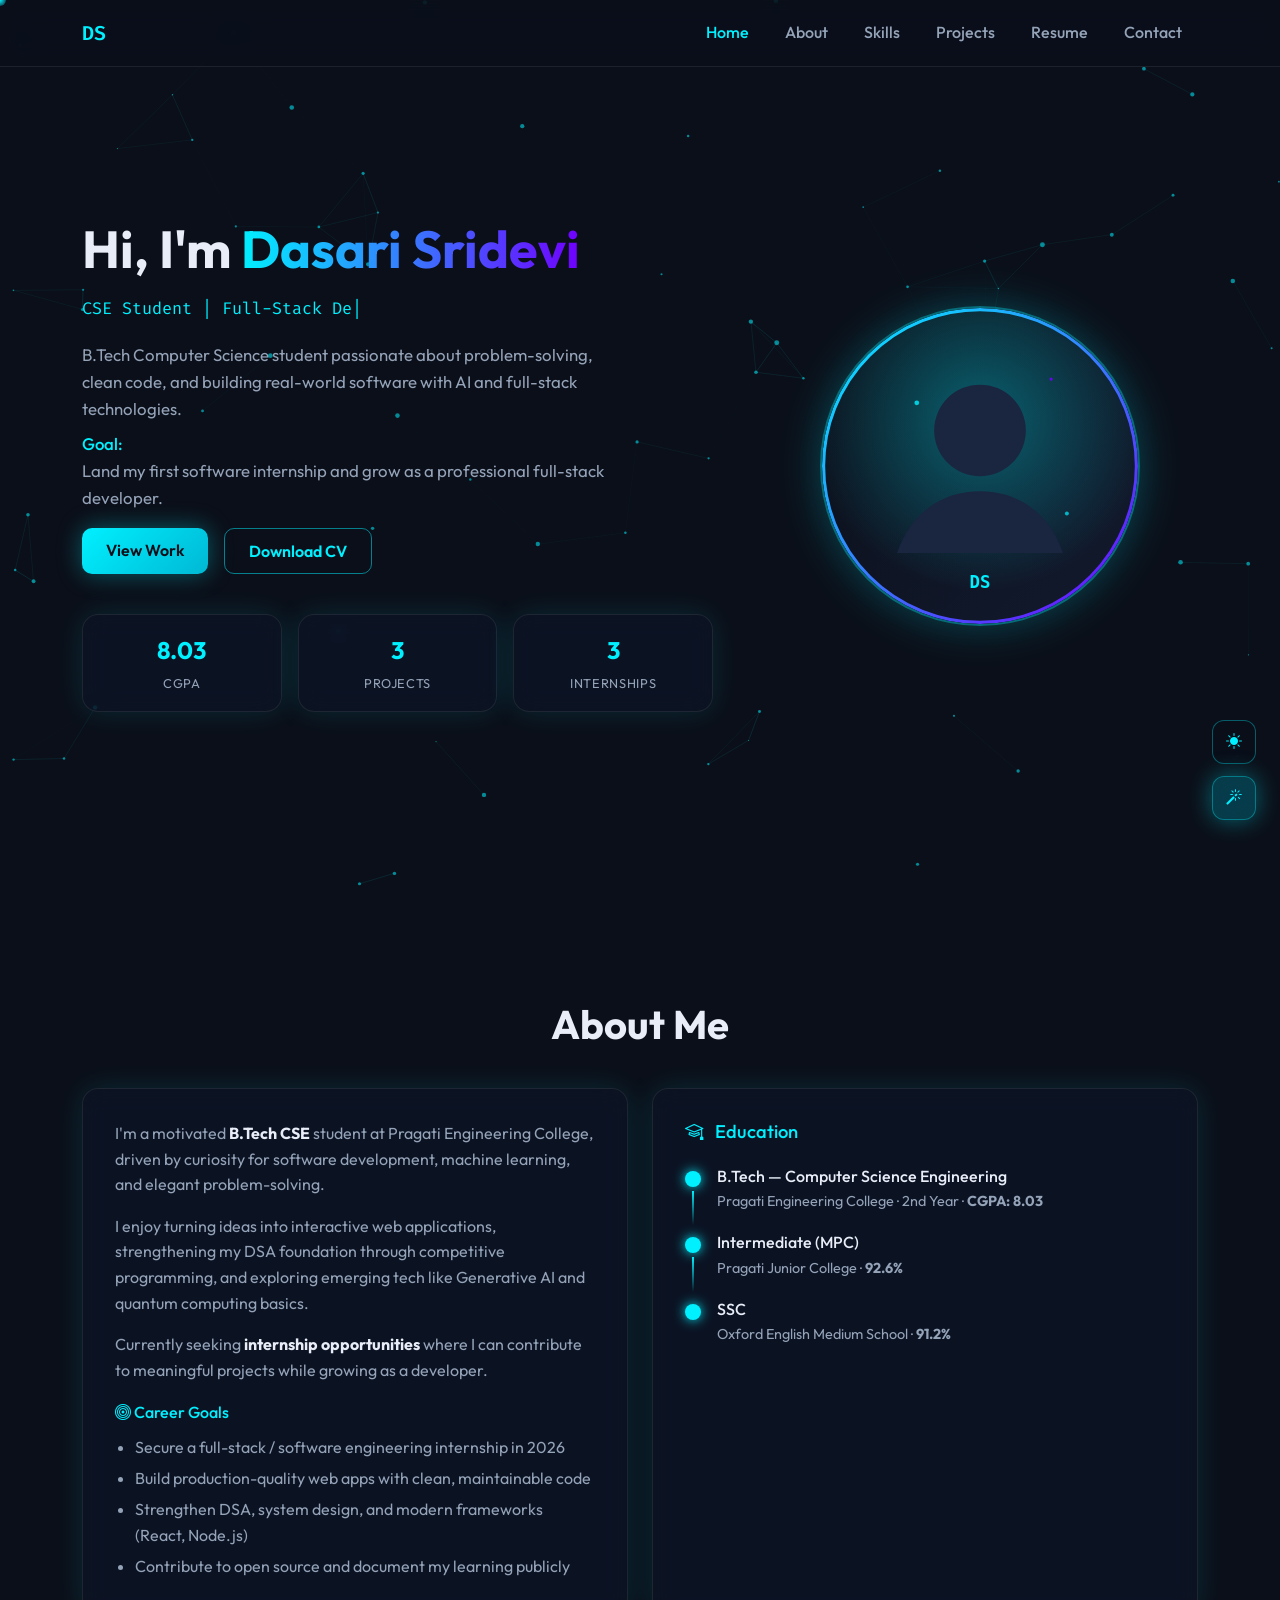
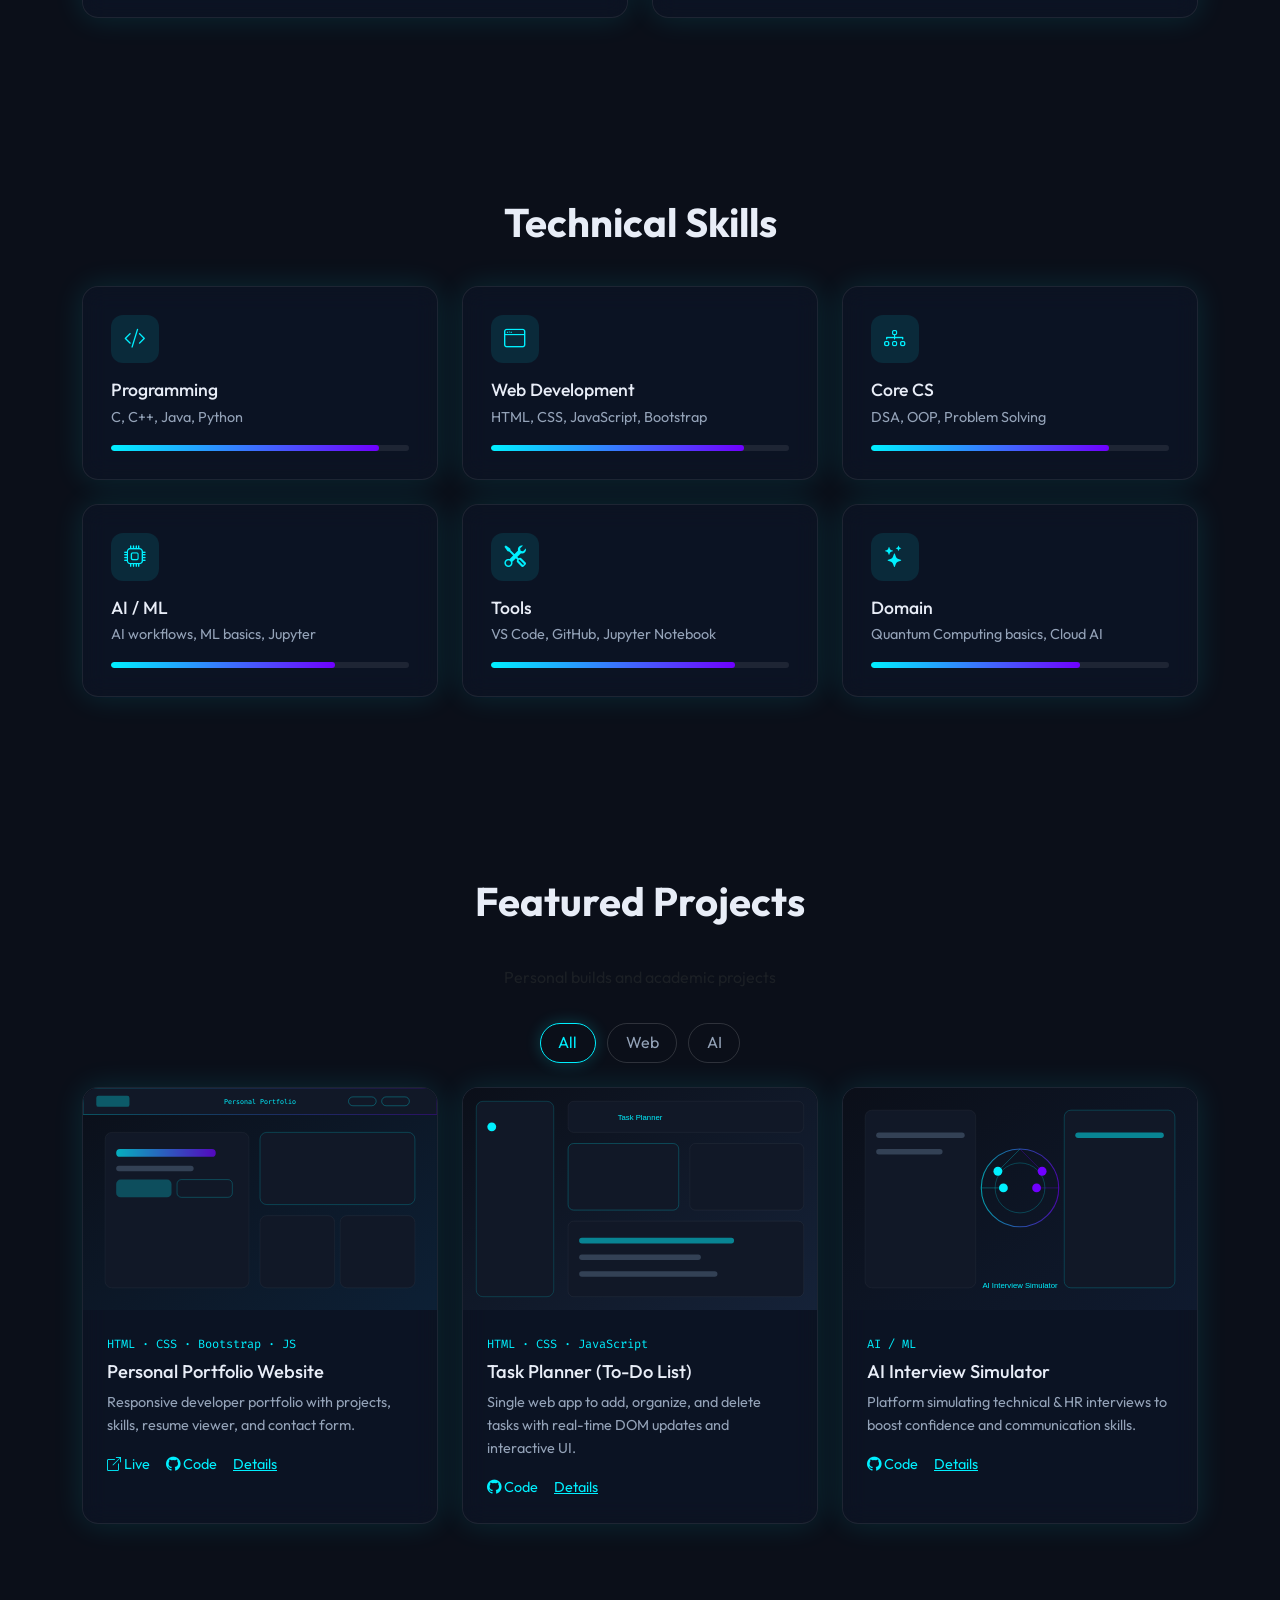
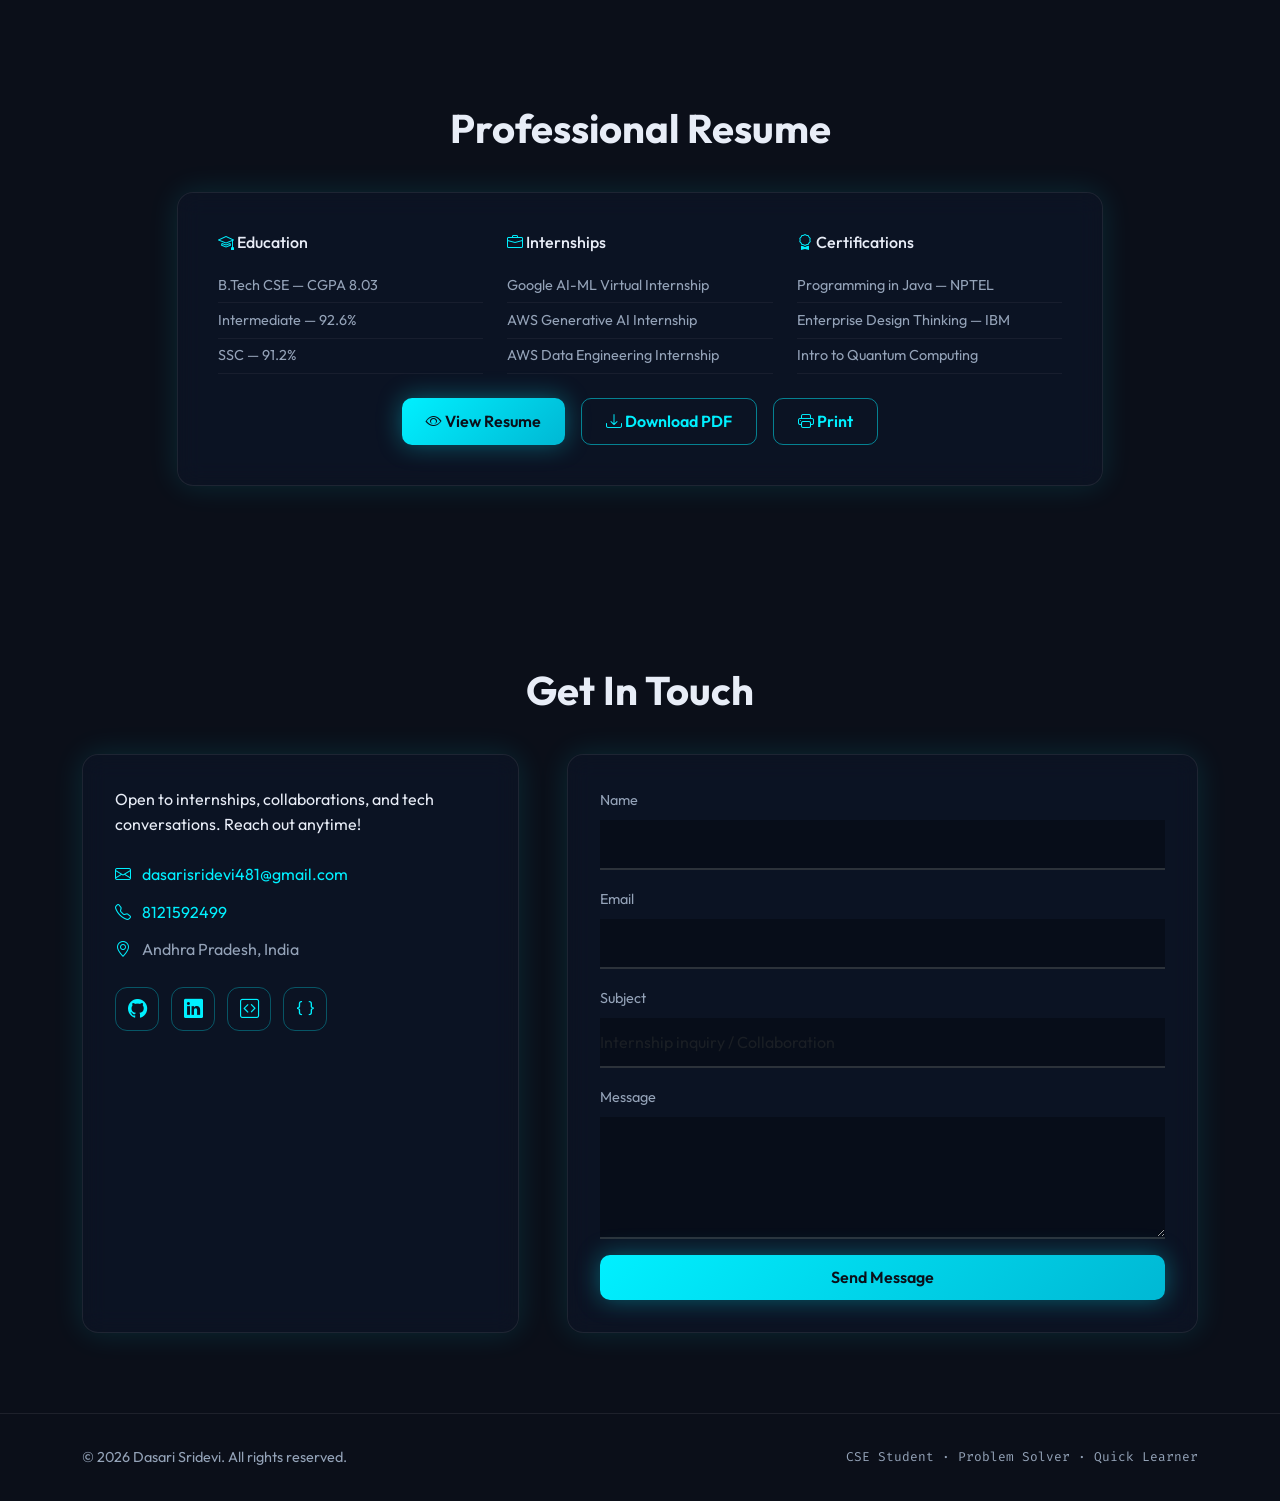
<file: index.html>
<!DOCTYPE html>
<!-- Portfolio v3 -->
<html lang="en">
<head>
  <meta charset="UTF-8" />
  <meta name="viewport" content="width=device-width, initial-scale=1.0" />
  <meta name="description" content="Dasari Sridevi — B.Tech CSE student &amp; aspiring full-stack developer. Portfolio showcasing web projects, AI/ML work, internships, and skills. Open to software internships 2026." />
  <meta name="keywords" content="Dasari Sridevi, CSE portfolio, full stack developer, computer science student, web developer, internship" />
  <meta name="author" content="Dasari Sridevi" />
  <meta name="robots" content="index, follow" />
  <meta name="theme-color" content="#0b0f19" id="meta-theme-color" />
  <meta property="og:type" content="website" />
  <meta property="og:title" content="Dasari Sridevi | Full-Stack Developer Portfolio" />
  <meta property="og:description" content="Professional portfolio — projects, skills, resume, and contact. B.Tech CSE student seeking internship opportunities." />
  <meta property="og:url" content="https://24a31a05bp.github.io/Portfolio/" />
  <meta name="twitter:card" content="summary_large_image" />
  <meta name="twitter:title" content="Dasari Sridevi | Developer Portfolio" />
  <meta name="twitter:description" content="CSE student portfolio with real projects, skills, and resume." />
  <link rel="canonical" href="https://24a31a05bp.github.io/Portfolio/" />
  <title>Dasari Sridevi | Full-Stack Developer Portfolio</title>
  <link rel="preconnect" href="https://fonts.googleapis.com" />
  <link rel="preconnect" href="https://fonts.gstatic.com" crossorigin />
  <link href="https://fonts.googleapis.com/css2?family=Fira+Code:wght@400;500&family=Outfit:wght@300;400;500;600;700&display=swap" rel="stylesheet" />
  <link href="https://cdn.jsdelivr.net/npm/bootstrap@5.3.3/dist/css/bootstrap.min.css" rel="stylesheet" />
  <link href="https://cdn.jsdelivr.net/npm/bootstrap-icons@1.11.3/font/bootstrap-icons.min.css" rel="stylesheet" />
  <link rel="stylesheet" href="style.css?v=3" />
  <script type="application/ld+json">
  {
    "@context": "https://schema.org",
    "@type": "Person",
    "name": "Dasari Sridevi",
    "jobTitle": "Computer Science Student & Aspiring Full-Stack Developer",
    "email": "dasarisridevi481@gmail.com",
    "telephone": "+91-8121592499",
    "url": "https://24a31a05bp.github.io/Portfolio/",
    "sameAs": [
      "https://github.com/24A31A05BP",
      "https://www.linkedin.com/in/sridevi-dasari-41205232b",
      "https://leetcode.com/u/Dasari_Sridevi/"
    ],
    "alumniOf": { "@type": "CollegeOrUniversity", "name": "Pragati Engineering College" },
    "knowsAbout": ["JavaScript", "Python", "HTML", "CSS", "Data Structures", "Machine Learning"]
  }
  </script>
</head>
<body>
  <canvas id="particles-canvas" aria-hidden="true"></canvas>
  <div class="cursor-trail" id="cursor-trail" aria-hidden="true"></div>

  <!-- Navbar -->
  <header class="site-header" id="site-header">
    <nav class="navbar navbar-expand-lg glass-nav fixed-top">
      <div class="container">
        <a class="navbar-brand logo-text" href="#hero">DS</a>
        <button class="navbar-toggler" type="button" data-bs-toggle="collapse" data-bs-target="#mainNav" aria-controls="mainNav" aria-expanded="false" aria-label="Toggle navigation">
          <span class="hamburger"><span></span><span></span><span></span></span>
        </button>
        <div class="collapse navbar-collapse" id="mainNav">
          <ul class="navbar-nav ms-auto align-items-lg-center gap-lg-1">
            <li class="nav-item"><a class="nav-link active" href="#hero" data-section="hero">Home</a></li>
            <li class="nav-item"><a class="nav-link" href="#about" data-section="about">About</a></li>
            <li class="nav-item"><a class="nav-link" href="#skills" data-section="skills">Skills</a></li>
            <li class="nav-item"><a class="nav-link" href="#projects" data-section="projects">Projects</a></li>
            <li class="nav-item"><a class="nav-link" href="#resume" data-section="resume">Resume</a></li>
            <li class="nav-item"><a class="nav-link" href="#contact" data-section="contact">Contact</a></li>
          </ul>
          <span class="nav-indicator" id="nav-indicator"></span>
        </div>
      </div>
    </nav>
  </header>

  <main>
    <!-- Hero -->
    <section id="hero" class="section hero-section">
      <div class="container">
        <div class="row align-items-center g-5">
          <div class="col-lg-7 order-2 order-lg-1">
            <h1 class="hero-title">Hi, I'm <span class="text-gradient">Dasari Sridevi</span></h1>
            <p class="hero-subtitle typewriter" id="typewriter" aria-live="polite"></p>
            <p class="hero-desc">
              B.Tech Computer Science student passionate about problem-solving, clean code,
              and building real-world software with AI and full-stack technologies.
              <strong class="d-block mt-2 text-neon-soft">Goal:</strong>
              Land my first software internship and grow as a professional full-stack developer.
            </p>
            <div class="d-flex flex-wrap gap-3 hero-cta">
              <a href="#projects" class="btn btn-neon-primary">View Work</a>
              <a href="assets/Resume_CSE_Student.html?print=1" class="btn btn-neon-outline" target="_blank">Download CV</a>
            </div>
            <div class="hero-stats row g-3 mt-4">
              <div class="col-4">
                <div class="stat-card glass-card text-center">
                  <span class="stat-value">8.03</span>
                  <span class="stat-label">CGPA</span>
                </div>
              </div>
              <div class="col-4">
                <div class="stat-card glass-card text-center">
                  <span class="stat-value">3</span>
                  <span class="stat-label">Projects</span>
                </div>
              </div>
              <div class="col-4">
                <div class="stat-card glass-card text-center">
                  <span class="stat-value">3</span>
                  <span class="stat-label">Internships</span>
                </div>
              </div>
            </div>
          </div>
          <div class="col-lg-5 order-1 order-lg-2 text-center">
            <div class="profile-frame">
              <div class="profile-glow"></div>
              <img src="assets/profile.svg" alt="Dasari Sridevi — Developer portrait" class="profile-img" width="320" height="320" />
            </div>
          </div>
        </div>
      </div>
    </section>

    <!-- About -->
    <section id="about" class="section">
      <div class="container">
        <div class="section-header text-center">
          <h2 class="section-title">About Me</h2>
        </div>
        <div class="row g-4 align-items-stretch">
          <div class="col-lg-6">
            <div class="glass-card h-100 about-card">
              <p>
                I'm a motivated <strong>B.Tech CSE</strong> student at Pragati Engineering College,
                driven by curiosity for software development, machine learning, and elegant problem-solving.
              </p>
              <p>
                I enjoy turning ideas into interactive web applications, strengthening my DSA foundation
                through competitive programming, and exploring emerging tech like Generative AI and quantum computing basics.
              </p>
              <p>
                Currently seeking <strong>internship opportunities</strong> where I can contribute to
                meaningful projects while growing as a developer.
              </p>
              <h3 class="about-goals-title"><i class="bi bi-bullseye"></i> Career Goals</h3>
              <ul class="goals-list">
                <li>Secure a full-stack / software engineering internship in 2026</li>
                <li>Build production-quality web apps with clean, maintainable code</li>
                <li>Strengthen DSA, system design, and modern frameworks (React, Node.js)</li>
                <li>Contribute to open source and document my learning publicly</li>
              </ul>
            </div>
          </div>
          <div class="col-lg-6">
            <div class="timeline glass-card h-100">
              <h3 class="timeline-title"><i class="bi bi-mortarboard"></i> Education</h3>
              <div class="timeline-item">
                <div class="timeline-dot"></div>
                <div class="timeline-content">
                  <h4>B.Tech — Computer Science Engineering</h4>
                  <p>Pragati Engineering College · 2nd Year · <strong>CGPA: 8.03</strong></p>
                </div>
              </div>
              <div class="timeline-item">
                <div class="timeline-dot"></div>
                <div class="timeline-content">
                  <h4>Intermediate (MPC)</h4>
                  <p>Pragati Junior College · <strong>92.6%</strong></p>
                </div>
              </div>
              <div class="timeline-item">
                <div class="timeline-dot"></div>
                <div class="timeline-content">
                  <h4>SSC</h4>
                  <p>Oxford English Medium School · <strong>91.2%</strong></p>
                </div>
              </div>
            </div>
          </div>
        </div>
      </div>
    </section>

    <!-- Skills -->
    <section id="skills" class="section">
      <div class="container">
        <div class="section-header text-center">
          <h2 class="section-title">Technical Skills</h2>
        </div>
        <div class="row g-4">
          <div class="col-md-6 col-lg-4">
            <div class="skill-card glass-card" data-skill="90">
              <div class="skill-icon"><i class="bi bi-code-slash"></i></div>
              <h3>Programming</h3>
              <p>C, C++, Java, Python</p>
              <div class="skill-bar"><span class="skill-fill"></span></div>
            </div>
          </div>
          <div class="col-md-6 col-lg-4">
            <div class="skill-card glass-card" data-skill="85">
              <div class="skill-icon"><i class="bi bi-window"></i></div>
              <h3>Web Development</h3>
              <p>HTML, CSS, JavaScript, Bootstrap</p>
              <div class="skill-bar"><span class="skill-fill"></span></div>
            </div>
          </div>
          <div class="col-md-6 col-lg-4">
            <div class="skill-card glass-card" data-skill="80">
              <div class="skill-icon"><i class="bi bi-diagram-3"></i></div>
              <h3>Core CS</h3>
              <p>DSA, OOP, Problem Solving</p>
              <div class="skill-bar"><span class="skill-fill"></span></div>
            </div>
          </div>
          <div class="col-md-6 col-lg-4">
            <div class="skill-card glass-card" data-skill="75">
              <div class="skill-icon"><i class="bi bi-cpu"></i></div>
              <h3>AI / ML</h3>
              <p>AI workflows, ML basics, Jupyter</p>
              <div class="skill-bar"><span class="skill-fill"></span></div>
            </div>
          </div>
          <div class="col-md-6 col-lg-4">
            <div class="skill-card glass-card" data-skill="82">
              <div class="skill-icon"><i class="bi bi-tools"></i></div>
              <h3>Tools</h3>
              <p>VS Code, GitHub, Jupyter Notebook</p>
              <div class="skill-bar"><span class="skill-fill"></span></div>
            </div>
          </div>
          <div class="col-md-6 col-lg-4">
            <div class="skill-card glass-card" data-skill="70">
              <div class="skill-icon"><i class="bi bi-stars"></i></div>
              <h3>Domain</h3>
              <p>Quantum Computing basics, Cloud AI</p>
              <div class="skill-bar"><span class="skill-fill"></span></div>
            </div>
          </div>
        </div>
      </div>
    </section>

    <!-- Projects -->
    <section id="projects" class="section">
      <div class="container">
        <div class="section-header text-center">
          <h2 class="section-title">Featured Projects</h2>
          <p class="section-subtitle text-muted">Personal builds and academic projects</p>
        </div>
        <div class="project-filters text-center mb-4">
          <button class="filter-btn active" data-filter="all">All</button>
          <button class="filter-btn" data-filter="web">Web</button>
          <button class="filter-btn" data-filter="ai">AI</button>
        </div>
        <div class="row g-4" id="projects-grid">
          <div class="col-md-6 col-lg-4 project-item" data-category="web">
            <article class="project-card glass-card" data-project="portfolio">
              <div class="project-img-wrap">
                <img src="assets/project_portfolio.svg" alt="Personal Portfolio Website preview" loading="lazy" />
              </div>
              <div class="project-body">
                <span class="project-tag">HTML · CSS · Bootstrap · JS</span>
                <h3>Personal Portfolio Website</h3>
                <p>Responsive developer portfolio with projects, skills, resume viewer, and contact form.</p>
                <div class="project-links">
                  <a href="https://24a31a05bp.github.io/Portfolio/" id="portfolio-live-link" target="_blank" rel="noopener"><i class="bi bi-box-arrow-up-right"></i> Live</a>
                  <a href="https://github.com/24A31A05BP/Portfolio" id="portfolio-repo-link" target="_blank" rel="noopener"><i class="bi bi-github"></i> Code</a>
                  <button class="btn-link" data-bs-toggle="modal" data-bs-target="#projectModal" data-project="portfolio">Details</button>
                </div>
              </div>
            </article>
          </div>
          <div class="col-md-6 col-lg-4 project-item" data-category="web">
            <article class="project-card glass-card" data-project="taskplanner">
              <div class="project-img-wrap">
                <img src="assets/project_todo.svg" alt="Task Planner — To-Do List app preview" loading="lazy" />
              </div>
              <div class="project-body">
                <span class="project-tag">HTML · CSS · JavaScript</span>
                <h3>Task Planner (To-Do List)</h3>
                <p>Single web app to add, organize, and delete tasks with real-time DOM updates and interactive UI.</p>
                <div class="project-links">
                  <a href="https://github.com/24A31A05BP/Task-Planner" target="_blank" rel="noopener"><i class="bi bi-github"></i> Code</a>
                  <button class="btn-link" data-bs-toggle="modal" data-bs-target="#projectModal" data-project="taskplanner">Details</button>
                </div>
              </div>
            </article>
          </div>
          <div class="col-md-6 col-lg-4 project-item" data-category="ai">
            <article class="project-card glass-card" data-project="ai">
              <div class="project-img-wrap">
                <img src="assets/project_ai.svg" alt="AI Interview Simulator preview" loading="lazy" />
              </div>
              <div class="project-body">
                <span class="project-tag">AI / ML</span>
                <h3>AI Interview Simulator</h3>
                <p>Platform simulating technical &amp; HR interviews to boost confidence and communication skills.</p>
                <div class="project-links">
                  <a href="https://github.com/Jeavan5493/AI-BASED-INTERVIEW-SIMULATOR" target="_blank" rel="noopener"><i class="bi bi-github"></i> Code</a>
                  <button class="btn-link" data-bs-toggle="modal" data-bs-target="#projectModal" data-project="ai">Details</button>
                </div>
              </div>
            </article>
          </div>
        </div>
      </div>
    </section>

    <!-- Resume -->
    <section id="resume" class="section">
      <div class="container">
        <div class="section-header text-center">
          <h2 class="section-title">Professional Resume</h2>
        </div>
        <div class="row justify-content-center">
          <div class="col-lg-10">
            <div class="resume-preview glass-card pulse-border">
              <div class="row g-4">
                <div class="col-md-4">
                  <h3><i class="bi bi-mortarboard text-neon"></i> Education</h3>
                  <ul class="resume-list">
                    <li>B.Tech CSE — CGPA 8.03</li>
                    <li>Intermediate — 92.6%</li>
                    <li>SSC — 91.2%</li>
                  </ul>
                </div>
                <div class="col-md-4">
                  <h3><i class="bi bi-briefcase text-neon"></i> Internships</h3>
                  <ul class="resume-list">
                    <li>Google AI-ML Virtual Internship</li>
                    <li>AWS Generative AI Internship</li>
                    <li>AWS Data Engineering Internship</li>
                  </ul>
                </div>
                <div class="col-md-4">
                  <h3><i class="bi bi-award text-neon"></i> Certifications</h3>
                  <ul class="resume-list">
                    <li>Programming in Java — NPTEL</li>
                    <li>Enterprise Design Thinking — IBM</li>
                    <li>Intro to Quantum Computing</li>
                  </ul>
                </div>
              </div>
              <div class="resume-actions d-flex flex-wrap gap-3 justify-content-center mt-4">
                <button class="btn btn-neon-primary" data-bs-toggle="modal" data-bs-target="#resumeModal">
                  <i class="bi bi-eye"></i> View Resume
                </button>
                <a href="assets/Resume_CSE_Student.html?print=1" class="btn btn-neon-outline" target="_blank">
                  <i class="bi bi-download"></i> Download PDF
                </a>
                <button class="btn btn-neon-outline" id="print-resume"><i class="bi bi-printer"></i> Print</button>
              </div>
            </div>
          </div>
        </div>
      </div>
    </section>

    <!-- Contact -->
    <section id="contact" class="section">
      <div class="container">
        <div class="section-header text-center">
          <h2 class="section-title">Get In Touch</h2>
        </div>
        <div class="row g-5">
          <div class="col-lg-5">
            <div class="glass-card contact-info h-100">
              <p>Open to internships, collaborations, and tech conversations. Reach out anytime!</p>
              <ul class="contact-list">
                <li><i class="bi bi-envelope"></i> <a href="mailto:dasarisridevi481@gmail.com">dasarisridevi481@gmail.com</a></li>
                <li><i class="bi bi-telephone"></i> <a href="tel:8121592499">8121592499</a></li>
                <li><i class="bi bi-geo-alt"></i> Andhra Pradesh, India</li>
              </ul>
              <div class="social-links">
                <a href="https://github.com/24A31A05BP" target="_blank" rel="noopener" aria-label="GitHub"><i class="bi bi-github"></i></a>
                <a href="https://www.linkedin.com/in/sridevi-dasari-41205232b" target="_blank" rel="noopener" aria-label="LinkedIn"><i class="bi bi-linkedin"></i></a>
                <a href="https://leetcode.com/u/Dasari_Sridevi/" target="_blank" rel="noopener" aria-label="LeetCode"><i class="bi bi-code-square"></i></a>
                <a href="https://www.hackerrank.com/profile/24A31A05BP" target="_blank" rel="noopener" aria-label="HackerRank"><i class="bi bi-braces"></i></a>
              </div>
            </div>
          </div>
          <div class="col-lg-7">
            <form class="glass-card contact-form" id="contact-form" novalidate>
              <div class="mb-3">
                <label for="name" class="form-label">Name</label>
                <input type="text" class="form-control glow-input" id="name" name="name" autocomplete="name" required />
                <div class="invalid-feedback">Please enter your name.</div>
              </div>
              <div class="mb-3">
                <label for="email" class="form-label">Email</label>
                <input type="email" class="form-control glow-input" id="email" name="email" autocomplete="email" required />
                <div class="invalid-feedback">Please enter a valid email.</div>
              </div>
              <div class="mb-3">
                <label for="subject" class="form-label">Subject</label>
                <input type="text" class="form-control glow-input" id="subject" name="subject" placeholder="Internship inquiry / Collaboration" />
              </div>
              <div class="mb-3">
                <label for="message" class="form-label">Message</label>
                <textarea class="form-control glow-input" id="message" name="message" rows="4" required></textarea>
                <div class="invalid-feedback">Please enter a message.</div>
              </div>
              <button type="submit" class="btn btn-neon-primary w-100" id="contact-submit">
                <span class="submit-text">Send Message</span>
                <span class="submit-loading d-none"><span class="spinner-border spinner-border-sm"></span> Sending…</span>
              </button>
              <p class="form-success d-none mt-3" id="form-success"><i class="bi bi-check-circle"></i> Thank you! Your message was sent successfully.</p>
              <p class="form-error d-none mt-3" id="form-error"><i class="bi bi-exclamation-circle"></i> Could not send. Please email me directly.</p>
            </form>
          </div>
        </div>
      </div>
    </section>
  </main>

  <footer class="site-footer">
    <div class="container d-flex flex-wrap justify-content-between align-items-center gap-3">
      <p class="mb-0">&copy; 2026 Dasari Sridevi. All rights reserved.</p>
      <p class="mb-0 footer-note">CSE Student · Problem Solver · Quick Learner</p>
    </div>
  </footer>

  <button class="theme-toggle" id="theme-toggle" aria-label="Toggle light/dark mode" title="Light / Dark mode"><i class="bi bi-sun-fill" id="theme-icon"></i></button>
  <button class="scroll-top" id="scroll-top" aria-label="Scroll to top"><i class="bi bi-arrow-up"></i></button>
  <button class="cursor-toggle" id="cursor-toggle" aria-label="Toggle cursor trail" title="Toggle cursor effect"><i class="bi bi-magic"></i></button>

  <!-- Project Modal -->
  <div class="modal fade" id="projectModal" tabindex="-1" aria-labelledby="projectModalLabel" aria-hidden="true">
    <div class="modal-dialog modal-dialog-centered modal-lg">
      <div class="modal-content glass-card border-0">
        <div class="modal-header border-0">
          <h5 class="modal-title" id="projectModalLabel">Project Details</h5>
          <button type="button" class="btn-close btn-close-white" data-bs-dismiss="modal" aria-label="Close"></button>
        </div>
        <div class="modal-body" id="project-modal-body"></div>
      </div>
    </div>
  </div>

  <!-- Resume Modal -->
  <div class="modal fade" id="resumeModal" tabindex="-1" aria-labelledby="resumeModalLabel" aria-hidden="true">
    <div class="modal-dialog modal-dialog-scrollable modal-fullscreen-md-down modal-lg">
      <div class="modal-content glass-card border-0">
        <div class="modal-header border-0 sticky-top glass-nav">
          <h5 class="modal-title" id="resumeModalLabel">Dasari Sridevi — Resume</h5>
          <button type="button" class="btn-close btn-close-white" data-bs-dismiss="modal" aria-label="Close"></button>
        </div>
        <div class="modal-body resume-full" id="resume-print-area">
          <header class="resume-header text-center mb-4">
            <h2>DASARI SRIDEVI</h2>
            <p>
              <a href="tel:8121592499">8121592499</a> ·
              <a href="mailto:dasarisridevi481@gmail.com">dasarisridevi481@gmail.com</a>
            </p>
            <p class="resume-links">
              <a href="https://leetcode.com/u/Dasari_Sridevi/" target="_blank">LeetCode</a> ·
              <a href="https://www.hackerrank.com/profile/24A31A05BP" target="_blank">HackerRank</a> ·
              <a href="https://github.com/24A31A05BP" target="_blank">GitHub</a> ·
              <a href="https://www.linkedin.com/in/sridevi-dasari-41205232b" target="_blank">LinkedIn</a>
            </p>
          </header>

          <section class="resume-section">
            <h3>Career Objective</h3>
            <p>Motivated B.Tech Computer Science student seeking internship opportunities to apply programming and problem-solving skills while contributing to real-world software projects and learning emerging technologies.</p>
          </section>

          <section class="resume-section">
            <h3>Education</h3>
            <div class="resume-row"><strong>B.Tech — Computer Science Engineering</strong><span>CGPA: 8.03</span></div>
            <p>Pragati Engineering College · 2nd Year</p>
            <div class="resume-row"><strong>Intermediate (MPC)</strong><span>92.6%</span></div>
            <p>Pragati Junior College</p>
            <div class="resume-row"><strong>SSC</strong><span>91.2%</span></div>
            <p>Oxford English Medium School</p>
          </section>

          <section class="resume-section">
            <h3>Technical Skills</h3>
            <ul>
              <li><strong>Programming:</strong> C, C++, Java, Python</li>
              <li><strong>Core:</strong> DSA, OOP, Problem Solving</li>
              <li><strong>Web:</strong> HTML, CSS, JavaScript (Basics)</li>
              <li><strong>Tools:</strong> VS Code, GitHub, Jupyter Notebook</li>
              <li><strong>Domain:</strong> AI, ML, Basics of Quantum Computing</li>
            </ul>
          </section>

          <section class="resume-section">
            <h3>Projects</h3>
            <h4>Task Planner (To-Do List Manager)</h4>
            <p><a href="https://github.com/24A31A05BP/Task-Planner" target="_blank">GitHub Repository</a></p>
            <ul>
              <li>Developed a responsive To-Do / Task Planner web application using JavaScript.</li>
              <li>Implemented task addition and deletion using arrays and DOM manipulation.</li>
              <li>Improved frontend skills, event handling, and user interaction management.</li>
            </ul>
            <h4>Personal Portfolio Website</h4>
            <p>Responsive portfolio with SEO, contact form, dark/light mode — HTML, CSS, Bootstrap, JavaScript.</p>
            <h4>AI-Powered Interview Simulation Platform</h4>
            <p><a href="https://github.com/Jeavan5493/AI-BASED-INTERVIEW-SIMULATOR" target="_blank">GitHub Repository</a></p>
            <ul>
              <li>Simulates real-time technical and HR interview scenarios.</li>
              <li>Helps users practice questions interactively and build confidence.</li>
              <li>Enhanced understanding of AI-based interview preparation systems.</li>
            </ul>
          </section>

          <section class="resume-section">
            <h3>Internships</h3>
            <ul>
              <li><strong>Google AI-ML Virtual Internship</strong> — AI/ML foundations, workflows, and applications.</li>
              <li><strong>AWS Generative AI Virtual Internship</strong> — GenAI technologies and cloud AI solutions.</li>
              <li><strong>AWS Data Engineering Virtual Internship</strong> — Data processing, storage, and analytics on AWS.</li>
            </ul>
          </section>

          <section class="resume-section">
            <h3>Certifications</h3>
            <ul>
              <li>Programming in Java — NPTEL</li>
              <li>Enterprise Design Thinking Practitioner — IBM</li>
              <li>Introduction to Quantum Computing — Quantum Algorithms and Qiskit</li>
            </ul>
          </section>

          <section class="resume-section">
            <h3>Languages</h3>
            <p>Telugu, English</p>
          </section>

          <section class="resume-section mb-0">
            <h3>Strengths</h3>
            <p>Quick Learner, Problem-Solving Skills, Team Collaboration, Passion for Software Development</p>
          </section>
        </div>
      </div>
    </div>
  </div>

  <script src="https://cdn.jsdelivr.net/npm/bootstrap@5.3.3/dist/js/bootstrap.bundle.min.js"></script>
  <script src="config.js?v=3"></script>
  <script src="script.js?v=3"></script>
</body>
</html>
</file>
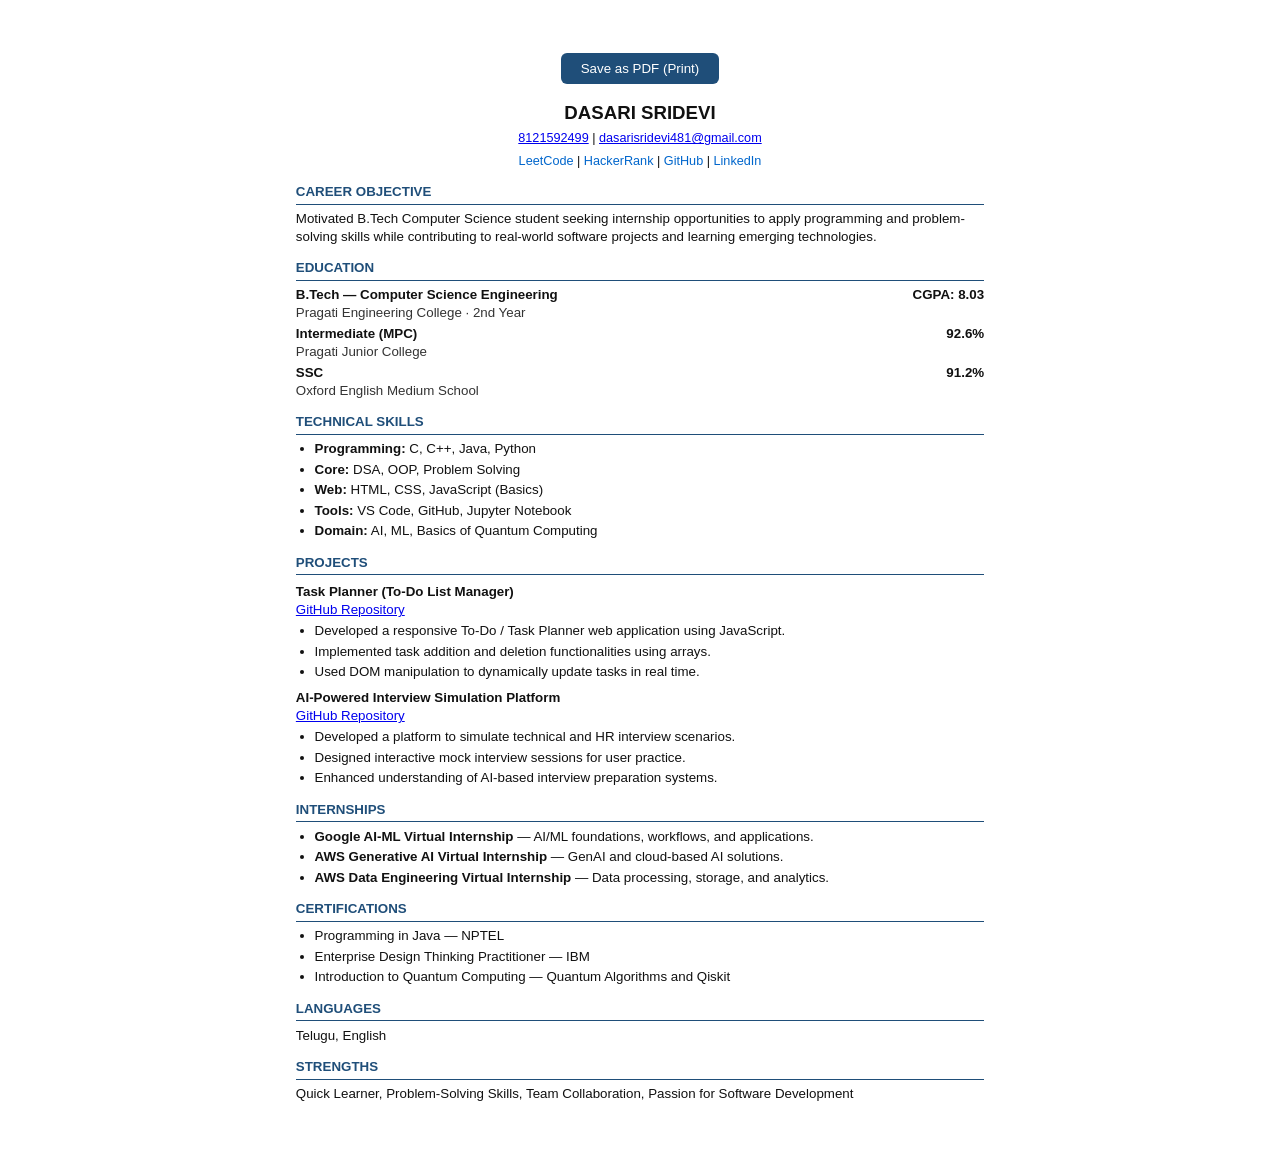
<file: assets/Resume_CSE_Student.html>
<!DOCTYPE html>
<html lang="en">
<head>
  <meta charset="UTF-8" />
  <title>Resume — Dasari Sridevi</title>
  <style>
    @page { size: A4; margin: 0.55in; }
    * { box-sizing: border-box; margin: 0; padding: 0; }
    body { font-family: "Segoe UI", Arial, sans-serif; font-size: 10pt; color: #111; line-height: 1.35; padding: 0.55in; max-width: 8.27in; margin: 0 auto; }
    h1 { font-size: 14pt; text-align: center; margin-bottom: 4pt; }
    .meta, .links { text-align: center; font-size: 9.5pt; margin-bottom: 4pt; }
    .links a { color: #0066cc; text-decoration: none; }
    h2 { color: #1f4e79; font-size: 10pt; text-transform: uppercase; border-bottom: 1px solid #1f4e79; margin: 10pt 0 4pt; padding-bottom: 2pt; }
    h3 { font-size: 10pt; margin-top: 6pt; }
    p, li { margin-bottom: 2pt; }
    ul { padding-left: 14pt; margin-bottom: 4pt; }
    .row { display: flex; justify-content: space-between; font-weight: bold; }
    .row span { font-weight: bold; }
    .sub { font-weight: normal; color: #333; }
    @media print { body { padding: 0; } .no-print { display: none; } }
    .no-print { text-align: center; margin-bottom: 16px; }
    .no-print button { padding: 8px 20px; background: #1f4e79; color: #fff; border: none; border-radius: 6px; cursor: pointer; }
  </style>
</head>
<body>
  <p class="no-print"><button onclick="window.print()">Save as PDF (Print)</button></p>

  <h1>DASARI SRIDEVI</h1>
  <p class="meta"><a href="tel:8121592499">8121592499</a> | <a href="mailto:dasarisridevi481@gmail.com">dasarisridevi481@gmail.com</a></p>
  <p class="links">
    <a href="https://leetcode.com/u/Dasari_Sridevi/">LeetCode</a> |
    <a href="https://www.hackerrank.com/profile/24A31A05BP">HackerRank</a> |
    <a href="https://github.com/24A31A05BP">GitHub</a> |
    <a href="https://www.linkedin.com/in/sridevi-dasari-41205232b">LinkedIn</a>
  </p>

  <h2>Career Objective</h2>
  <p>Motivated B.Tech Computer Science student seeking internship opportunities to apply programming and problem-solving skills while contributing to real-world software projects and learning emerging technologies.</p>

  <h2>Education</h2>
  <div class="row"><span>B.Tech — Computer Science Engineering</span><span>CGPA: 8.03</span></div>
  <p class="sub">Pragati Engineering College · 2nd Year</p>
  <div class="row"><span>Intermediate (MPC)</span><span>92.6%</span></div>
  <p class="sub">Pragati Junior College</p>
  <div class="row"><span>SSC</span><span>91.2%</span></div>
  <p class="sub">Oxford English Medium School</p>

  <h2>Technical Skills</h2>
  <ul>
    <li><strong>Programming:</strong> C, C++, Java, Python</li>
    <li><strong>Core:</strong> DSA, OOP, Problem Solving</li>
    <li><strong>Web:</strong> HTML, CSS, JavaScript (Basics)</li>
    <li><strong>Tools:</strong> VS Code, GitHub, Jupyter Notebook</li>
    <li><strong>Domain:</strong> AI, ML, Basics of Quantum Computing</li>
  </ul>

  <h2>Projects</h2>
  <h3>Task Planner (To-Do List Manager)</h3>
  <p><a href="https://github.com/24A31A05BP/Task-Planner">GitHub Repository</a></p>
  <ul>
    <li>Developed a responsive To-Do / Task Planner web application using JavaScript.</li>
    <li>Implemented task addition and deletion functionalities using arrays.</li>
    <li>Used DOM manipulation to dynamically update tasks in real time.</li>
  </ul>
  <h3>AI-Powered Interview Simulation Platform</h3>
  <p><a href="https://github.com/Jeavan5493/AI-BASED-INTERVIEW-SIMULATOR">GitHub Repository</a></p>
  <ul>
    <li>Developed a platform to simulate technical and HR interview scenarios.</li>
    <li>Designed interactive mock interview sessions for user practice.</li>
    <li>Enhanced understanding of AI-based interview preparation systems.</li>
  </ul>

  <h2>Internships</h2>
  <ul>
    <li><strong>Google AI-ML Virtual Internship</strong> — AI/ML foundations, workflows, and applications.</li>
    <li><strong>AWS Generative AI Virtual Internship</strong> — GenAI and cloud-based AI solutions.</li>
    <li><strong>AWS Data Engineering Virtual Internship</strong> — Data processing, storage, and analytics.</li>
  </ul>

  <h2>Certifications</h2>
  <ul>
    <li>Programming in Java — NPTEL</li>
    <li>Enterprise Design Thinking Practitioner — IBM</li>
    <li>Introduction to Quantum Computing — Quantum Algorithms and Qiskit</li>
  </ul>

  <h2>Languages</h2>
  <p>Telugu, English</p>

  <h2>Strengths</h2>
  <p>Quick Learner, Problem-Solving Skills, Team Collaboration, Passion for Software Development</p>

  <script>
    if (location.search.includes("print=1")) window.onload = () => window.print();
  </script>
</body>
</html>
</file>
<file: style.css>
/* ===== Design tokens ===== */
:root {
  --bg-deep: #0b0f19;
  --bg-card: rgba(15, 22, 38, 0.65);
  --neon: #00f0ff;
  --neon-hsl: 184, 100%, 50%;
  --accent: #7000ff;
  --text: #e8edf7;
  --text-muted: #94a3b8;
  --glass-blur: blur(12px) saturate(180%);
  --border-glass: 1px solid rgba(255, 255, 255, 0.08);
  --shadow-glow: 0 0 30px rgba(0, 240, 255, 0.12);
  --font-main: "Outfit", system-ui, sans-serif;
  --font-code: "Fira Code", monospace;
  --header-h: 72px;
  --nav-bg: rgba(11, 15, 25, 0.75);
  --particle-color: rgba(0, 240, 255, 0.55);
}

[data-theme="light"] {
  --bg-deep: #f0f4f8;
  --bg-card: rgba(255, 255, 255, 0.85);
  --text: #0f172a;
  --text-muted: #475569;
  --border-glass: 1px solid rgba(15, 23, 42, 0.1);
  --shadow-glow: 0 4px 24px rgba(15, 23, 42, 0.08);
  --nav-bg: rgba(255, 255, 255, 0.9);
  --particle-color: rgba(0, 140, 160, 0.45);
}

[data-theme="light"] .glass-nav,
[data-theme="light"] .scroll-top,
[data-theme="light"] .cursor-toggle,
[data-theme="light"] .theme-toggle {
  background: rgba(255, 255, 255, 0.95);
}

[data-theme="light"] .glow-input {
  background: rgba(241, 245, 249, 0.9) !important;
  border-bottom-color: rgba(15, 23, 42, 0.2) !important;
}

[data-theme="light"] .btn-neon-primary {
  color: #fff !important;
}

[data-theme="light"] #particles-canvas {
  opacity: 0.35;
}

*, *::before, *::after { box-sizing: border-box; }

html {
  scroll-behavior: smooth;
  scroll-padding-top: var(--header-h);
}

body {
  font-family: var(--font-main);
  background: var(--bg-deep);
  color: var(--text);
  line-height: 1.6;
  overflow-x: hidden;
  position: relative;
}

body.no-cursor-trail { cursor: default; }

a { color: var(--neon); text-decoration: none; transition: color 0.25s; }
a:hover { color: #7df9ff; }

#particles-canvas {
  position: fixed;
  inset: 0;
  z-index: 0;
  pointer-events: none;
}

.cursor-trail {
  position: fixed;
  width: 12px;
  height: 12px;
  border-radius: 50%;
  background: radial-gradient(circle, var(--neon), transparent);
  pointer-events: none;
  z-index: 9999;
  transform: translate(-50%, -50%);
  opacity: 0;
  transition: opacity 0.3s;
  mix-blend-mode: screen;
  box-shadow: 0 0 20px hsl(var(--neon-hsl) / 0.8);
}

body.cursor-on .cursor-trail { opacity: 1; }

main, .site-header, .site-footer, .scroll-top, .cursor-toggle {
  position: relative;
  z-index: 1;
}

/* ===== Glass & cards ===== */
.glass-card {
  background: var(--bg-card);
  backdrop-filter: var(--glass-blur);
  -webkit-backdrop-filter: var(--glass-blur);
  border: var(--border-glass);
  border-radius: 16px;
  box-shadow: var(--shadow-glow);
  transition: transform 0.35s ease, border-color 0.35s, box-shadow 0.35s;
}

.glass-card:hover {
  border-color: rgba(0, 240, 255, 0.25);
  box-shadow: 0 0 40px rgba(0, 240, 255, 0.15);
}

/* ===== Navbar ===== */
.glass-nav {
  background: var(--nav-bg);
  backdrop-filter: var(--glass-blur);
  border-bottom: var(--border-glass);
  padding: 0.75rem 0;
}

.logo-text {
  font-family: var(--font-code);
  font-weight: 600;
  color: var(--neon) !important;
  font-size: 1.25rem;
}

.navbar-nav { position: relative; }

.nav-link {
  color: var(--text-muted) !important;
  font-weight: 500;
  padding: 0.5rem 1rem !important;
  transition: color 0.25s;
}

.nav-link:hover,
.nav-link.active {
  color: var(--neon) !important;
}

.nav-indicator {
  display: none;
}

.navbar-toggler {
  border: 1px solid rgba(0, 240, 255, 0.3);
  padding: 0.4rem 0.55rem;
}

.navbar-toggler:focus { box-shadow: 0 0 0 2px rgba(0, 240, 255, 0.3); }

.hamburger {
  display: flex;
  flex-direction: column;
  gap: 5px;
  width: 22px;
}

.hamburger span {
  display: block;
  height: 2px;
  background: var(--neon);
  border-radius: 2px;
  transition: transform 0.3s, opacity 0.3s;
}

.navbar-toggler[aria-expanded="true"] .hamburger span:nth-child(1) {
  transform: translateY(7px) rotate(45deg);
}
.navbar-toggler[aria-expanded="true"] .hamburger span:nth-child(2) { opacity: 0; }
.navbar-toggler[aria-expanded="true"] .hamburger span:nth-child(3) {
  transform: translateY(-7px) rotate(-45deg);
}

/* ===== Buttons ===== */
.btn-neon-primary {
  background: linear-gradient(135deg, var(--neon), #00b8d4);
  color: #0b0f19 !important;
  font-weight: 600;
  border: none;
  padding: 0.65rem 1.5rem;
  border-radius: 10px;
  box-shadow: 0 0 24px rgba(0, 240, 255, 0.35);
  transition: transform 0.25s, box-shadow 0.25s;
}

.btn-neon-primary:hover {
  transform: translateY(-2px) scale(1.02);
  box-shadow: 0 0 36px rgba(0, 240, 255, 0.5);
  color: #0b0f19 !important;
}

.btn-neon-outline {
  background: transparent;
  color: var(--neon) !important;
  border: 1px solid rgba(0, 240, 255, 0.5);
  padding: 0.65rem 1.5rem;
  border-radius: 10px;
  font-weight: 600;
  transition: background 0.25s, transform 0.25s, box-shadow 0.25s;
}

.btn-neon-outline:hover {
  background: rgba(0, 240, 255, 0.1);
  transform: translateY(-2px);
  box-shadow: 0 0 20px rgba(0, 240, 255, 0.2);
  color: var(--neon) !important;
}

/* ===== Sections ===== */
.section {
  padding: 100px 0 80px;
}

.section-title {
  font-size: clamp(1.75rem, 4vw, 2.5rem);
  font-weight: 700;
  margin-bottom: 0.5rem;
}

.section-header .section-title {
  margin-bottom: 2.5rem;
}

.section-subtitle {
  margin-bottom: 2rem;
  font-size: 1rem;
}

.text-neon-soft { color: var(--neon); font-weight: 500; }

.badge-internship {
  display: inline-flex;
  align-items: center;
  gap: 0.4rem;
  font-size: 0.78rem;
  font-weight: 600;
  padding: 0.35rem 0.85rem;
  border-radius: 99px;
  background: rgba(0, 240, 255, 0.12);
  border: 1px solid rgba(0, 240, 255, 0.35);
  color: var(--neon);
  margin-bottom: 1rem;
}

.about-goals-title {
  font-size: 1rem;
  color: var(--neon);
  margin: 1.25rem 0 0.75rem;
}

.goals-list {
  padding-left: 1.25rem;
  color: var(--text-muted);
  margin: 0;
}

.goals-list li { margin-bottom: 0.35rem; }

.featured-project { position: relative; }

.featured-badge {
  position: absolute;
  top: 12px;
  right: 12px;
  z-index: 2;
  font-size: 0.7rem;
  font-weight: 700;
  padding: 0.25rem 0.6rem;
  border-radius: 6px;
  background: linear-gradient(135deg, var(--neon), var(--accent));
  color: #0b0f19;
}

.text-gradient {
  background: linear-gradient(90deg, var(--neon), var(--accent));
  -webkit-background-clip: text;
  background-clip: text;
  color: transparent;
}

.text-neon { color: var(--neon); }

/* ===== Hero ===== */
.hero-section {
  min-height: 100vh;
  display: flex;
  align-items: center;
  padding-top: calc(var(--header-h) + 40px);
}

.hero-title {
  font-size: clamp(2rem, 5vw, 3.25rem);
  font-weight: 700;
  line-height: 1.15;
  margin-bottom: 1rem;
}

.hero-subtitle {
  font-family: var(--font-code);
  font-size: 1.05rem;
  color: var(--neon);
  min-height: 1.6em;
  margin-bottom: 1.25rem;
}

.hero-desc {
  color: var(--text-muted);
  max-width: 540px;
  font-size: 1.05rem;
}

.stat-card {
  padding: 1rem 0.5rem;
}

.stat-value {
  display: block;
  font-size: 1.5rem;
  font-weight: 700;
  color: var(--neon);
}

.stat-label {
  font-size: 0.8rem;
  color: var(--text-muted);
  text-transform: uppercase;
  letter-spacing: 0.05em;
}

.profile-frame {
  position: relative;
  display: inline-block;
  max-width: 320px;
  margin: 0 auto;
}

.profile-glow {
  position: absolute;
  inset: -8%;
  background: radial-gradient(circle, rgba(0, 240, 255, 0.25), transparent 70%);
  border-radius: 50%;
  animation: pulse-glow 3s ease-in-out infinite;
}

.profile-img {
  position: relative;
  width: 100%;
  border-radius: 50%;
  border: 2px solid rgba(0, 240, 255, 0.4);
  box-shadow: 0 0 50px rgba(0, 240, 255, 0.2);
}

@keyframes pulse-glow {
  0%, 100% { opacity: 0.6; transform: scale(1); }
  50% { opacity: 1; transform: scale(1.05); }
}

/* ===== About ===== */
.about-card { padding: 2rem; }
.about-card p { color: var(--text-muted); margin-bottom: 1rem; }
.about-card strong { color: var(--text); }

.timeline { padding: 2rem; }

.timeline-title {
  font-size: 1.15rem;
  margin-bottom: 1.5rem;
  color: var(--neon);
}

.timeline-title i { margin-right: 0.5rem; }

.timeline-item {
  display: flex;
  gap: 1rem;
  margin-bottom: 1.25rem;
  position: relative;
}

.timeline-item:not(:last-child)::before {
  content: "";
  position: absolute;
  left: 7px;
  top: 24px;
  bottom: -12px;
  width: 2px;
  background: linear-gradient(var(--neon), transparent);
}

.timeline-dot {
  width: 16px;
  height: 16px;
  border-radius: 50%;
  background: var(--neon);
  box-shadow: 0 0 12px var(--neon);
  flex-shrink: 0;
  margin-top: 4px;
}

.timeline-content h4 {
  font-size: 1rem;
  margin-bottom: 0.25rem;
}

.timeline-content p {
  color: var(--text-muted);
  font-size: 0.9rem;
  margin: 0;
}

/* ===== Skills ===== */
.skill-card {
  padding: 1.75rem;
  height: 100%;
}

.skill-card:hover {
  transform: translateY(-6px) scale(1.02);
}

.skill-icon {
  width: 48px;
  height: 48px;
  display: flex;
  align-items: center;
  justify-content: center;
  border-radius: 12px;
  background: rgba(0, 240, 255, 0.1);
  color: var(--neon);
  font-size: 1.35rem;
  margin-bottom: 1rem;
}

.skill-card h3 {
  font-size: 1.1rem;
  margin-bottom: 0.35rem;
}

.skill-card p {
  color: var(--text-muted);
  font-size: 0.9rem;
  margin-bottom: 1rem;
}

.skill-bar {
  height: 6px;
  background: rgba(255, 255, 255, 0.08);
  border-radius: 99px;
  overflow: hidden;
}

.skill-fill {
  display: block;
  height: 100%;
  width: 0;
  background: linear-gradient(90deg, var(--neon), var(--accent));
  border-radius: 99px;
  transition: width 1.2s cubic-bezier(0.22, 1, 0.36, 1);
}

.skill-card.animated .skill-fill {
  width: var(--skill-width, 80%);
}

/* ===== Projects ===== */
.filter-btn {
  background: transparent;
  border: 1px solid rgba(255, 255, 255, 0.15);
  color: var(--text-muted);
  padding: 0.4rem 1.1rem;
  border-radius: 99px;
  margin: 0 0.25rem;
  transition: all 0.25s;
}

.filter-btn:hover,
.filter-btn.active {
  border-color: var(--neon);
  color: var(--neon);
  box-shadow: 0 0 16px rgba(0, 240, 255, 0.2);
}

.project-card {
  overflow: hidden;
  height: 100%;
  cursor: pointer;
}

.project-card:hover { transform: translateY(-8px) scale(1.02); }

.project-img-wrap {
  overflow: hidden;
  aspect-ratio: 16/10;
  background: #0d1320;
}

.project-img-wrap img {
  width: 100%;
  height: 100%;
  object-fit: cover;
  transition: transform 0.5s;
}

.project-card:hover .project-img-wrap img { transform: scale(1.06); }

.project-body { padding: 1.25rem 1.5rem 1.5rem; }

.project-tag {
  font-family: var(--font-code);
  font-size: 0.75rem;
  color: var(--neon);
}

.project-body h3 {
  font-size: 1.15rem;
  margin: 0.35rem 0 0.5rem;
}

.project-body p {
  color: var(--text-muted);
  font-size: 0.9rem;
  margin-bottom: 1rem;
}

.project-links {
  display: flex;
  gap: 1rem;
  align-items: center;
}

.project-links a,
.project-links .btn-link {
  font-size: 0.9rem;
  color: var(--neon);
  background: none;
  border: none;
  padding: 0;
}

.project-links .btn-link:hover { text-decoration: underline; }

.project-item.hidden { display: none !important; }

/* ===== Resume ===== */
.resume-preview { padding: 2.5rem; }

.resume-preview h3 {
  font-size: 1rem;
  margin-bottom: 1rem;
}

.resume-list {
  list-style: none;
  padding: 0;
  margin: 0;
}

.resume-list li {
  color: var(--text-muted);
  font-size: 0.9rem;
  padding: 0.35rem 0;
  border-bottom: 1px solid rgba(255, 255, 255, 0.05);
}

.pulse-border {
  animation: border-pulse 3s ease-in-out infinite;
}

@keyframes border-pulse {
  0%, 100% { box-shadow: var(--shadow-glow); }
  50% { box-shadow: 0 0 40px rgba(0, 240, 255, 0.25); }
}

.resume-full .resume-section {
  margin-bottom: 1.5rem;
  padding-bottom: 1rem;
  border-bottom: 1px solid rgba(255, 255, 255, 0.08);
}

.resume-full h3 {
  color: #1f4e79;
  font-size: 1rem;
  text-transform: uppercase;
  letter-spacing: 0.03em;
  border-bottom: 2px solid #1f4e79;
  padding-bottom: 0.35rem;
  margin-bottom: 0.75rem;
}

.resume-full h4 { font-size: 0.95rem; margin-top: 1rem; }

.resume-full p,
.resume-full li {
  color: var(--text-muted);
  font-size: 0.9rem;
}

.resume-full ul { padding-left: 1.25rem; }

.resume-row {
  display: flex;
  justify-content: space-between;
  flex-wrap: wrap;
  gap: 0.5rem;
}

.resume-header h2 { font-size: 1.5rem; letter-spacing: 0.05em; }

.modal-content {
  background: rgba(11, 15, 25, 0.95) !important;
  color: var(--text);
}

.modal-title { color: var(--neon); }

/* ===== Contact ===== */
.contact-info,
.contact-form { padding: 2rem; }

.contact-list {
  list-style: none;
  padding: 0;
  margin: 1.5rem 0;
}

.contact-list li {
  margin-bottom: 0.75rem;
  color: var(--text-muted);
}

.contact-list i {
  color: var(--neon);
  margin-right: 0.5rem;
}

.social-links {
  display: flex;
  gap: 0.75rem;
}

.social-links a {
  width: 44px;
  height: 44px;
  display: flex;
  align-items: center;
  justify-content: center;
  border-radius: 12px;
  border: 1px solid rgba(0, 240, 255, 0.3);
  font-size: 1.2rem;
  transition: all 0.3s;
}

.social-links a:hover {
  background: rgba(0, 240, 255, 0.15);
  transform: translateY(-3px);
  box-shadow: 0 0 20px rgba(0, 240, 255, 0.35);
}

.glow-input {
  background: rgba(0, 0, 0, 0.3) !important;
  border: none !important;
  border-bottom: 2px solid rgba(255, 255, 255, 0.15) !important;
  border-radius: 0 !important;
  color: var(--text) !important;
  padding: 0.75rem 0 !important;
  transition: border-color 0.3s, box-shadow 0.3s;
}

.glow-input:focus {
  box-shadow: 0 4px 20px rgba(0, 240, 255, 0.15) !important;
  border-bottom-color: var(--neon) !important;
  background: rgba(0, 0, 0, 0.3) !important;
  color: var(--text) !important;
}

.form-label { color: var(--text-muted); font-size: 0.9rem; }

.form-success { color: #4ade80; }
.form-error { color: #f87171; }

.was-validated .form-control:invalid {
  border-bottom-color: #f87171 !important;
}

.was-validated .form-control:valid {
  border-bottom-color: #4ade80 !important;
}

/* ===== Footer & floating ===== */
.site-footer {
  padding: 2rem 0;
  border-top: var(--border-glass);
  color: var(--text-muted);
  font-size: 0.9rem;
}

.footer-note { font-family: var(--font-code); font-size: 0.8rem; }

.theme-toggle,
.scroll-top,
.cursor-toggle {
  position: fixed;
  width: 44px;
  height: 44px;
  border-radius: 12px;
  border: 1px solid rgba(0, 240, 255, 0.35);
  background: rgba(11, 15, 25, 0.9);
  color: var(--neon);
  display: flex;
  align-items: center;
  justify-content: center;
  z-index: 100;
  opacity: 0;
  visibility: hidden;
  transition: all 0.3s;
  backdrop-filter: var(--glass-blur);
}

.theme-toggle { right: 24px; bottom: 136px; opacity: 1; visibility: visible; }
.scroll-top { right: 24px; bottom: 24px; }
.cursor-toggle { right: 24px; bottom: 80px; opacity: 1; visibility: visible; }

.theme-toggle:hover,

.scroll-top.visible { opacity: 1; visibility: visible; }

.scroll-top:hover,
.cursor-toggle:hover {
  background: rgba(0, 240, 255, 0.15);
  transform: translateY(-3px);
  box-shadow: 0 0 20px rgba(0, 240, 255, 0.3);
}

.cursor-toggle.active {
  background: rgba(0, 240, 255, 0.2);
  box-shadow: 0 0 24px rgba(0, 240, 255, 0.4);
}

/* ===== Reveal animations ===== */
.reveal {
  opacity: 0;
  transform: translateY(30px);
  transition: opacity 0.7s ease, transform 0.7s ease;
}

.reveal.visible {
  opacity: 1;
  transform: translateY(0);
}

/* ===== Responsive ===== */
@media (max-width: 991.98px) {
  .hero-section { text-align: center; padding-top: calc(var(--header-h) + 60px); }
  .hero-desc { margin-left: auto; margin-right: auto; }
  .hero-cta { justify-content: center; }
}

@media (max-width: 575.98px) {
  .section { padding: 80px 0 60px; }
  .resume-preview { padding: 1.5rem; }
}

@media print {
  body * { visibility: hidden; }
  #resume-print-area, #resume-print-area * { visibility: visible; }
  #resume-print-area {
    position: absolute;
    left: 0;
    top: 0;
    width: 100%;
    color: #000;
    background: #fff;
  }
  #resume-print-area h3 { color: #1f4e79 !important; }
  #resume-print-area p,
  #resume-print-area li { color: #333 !important; }
}
</file>
